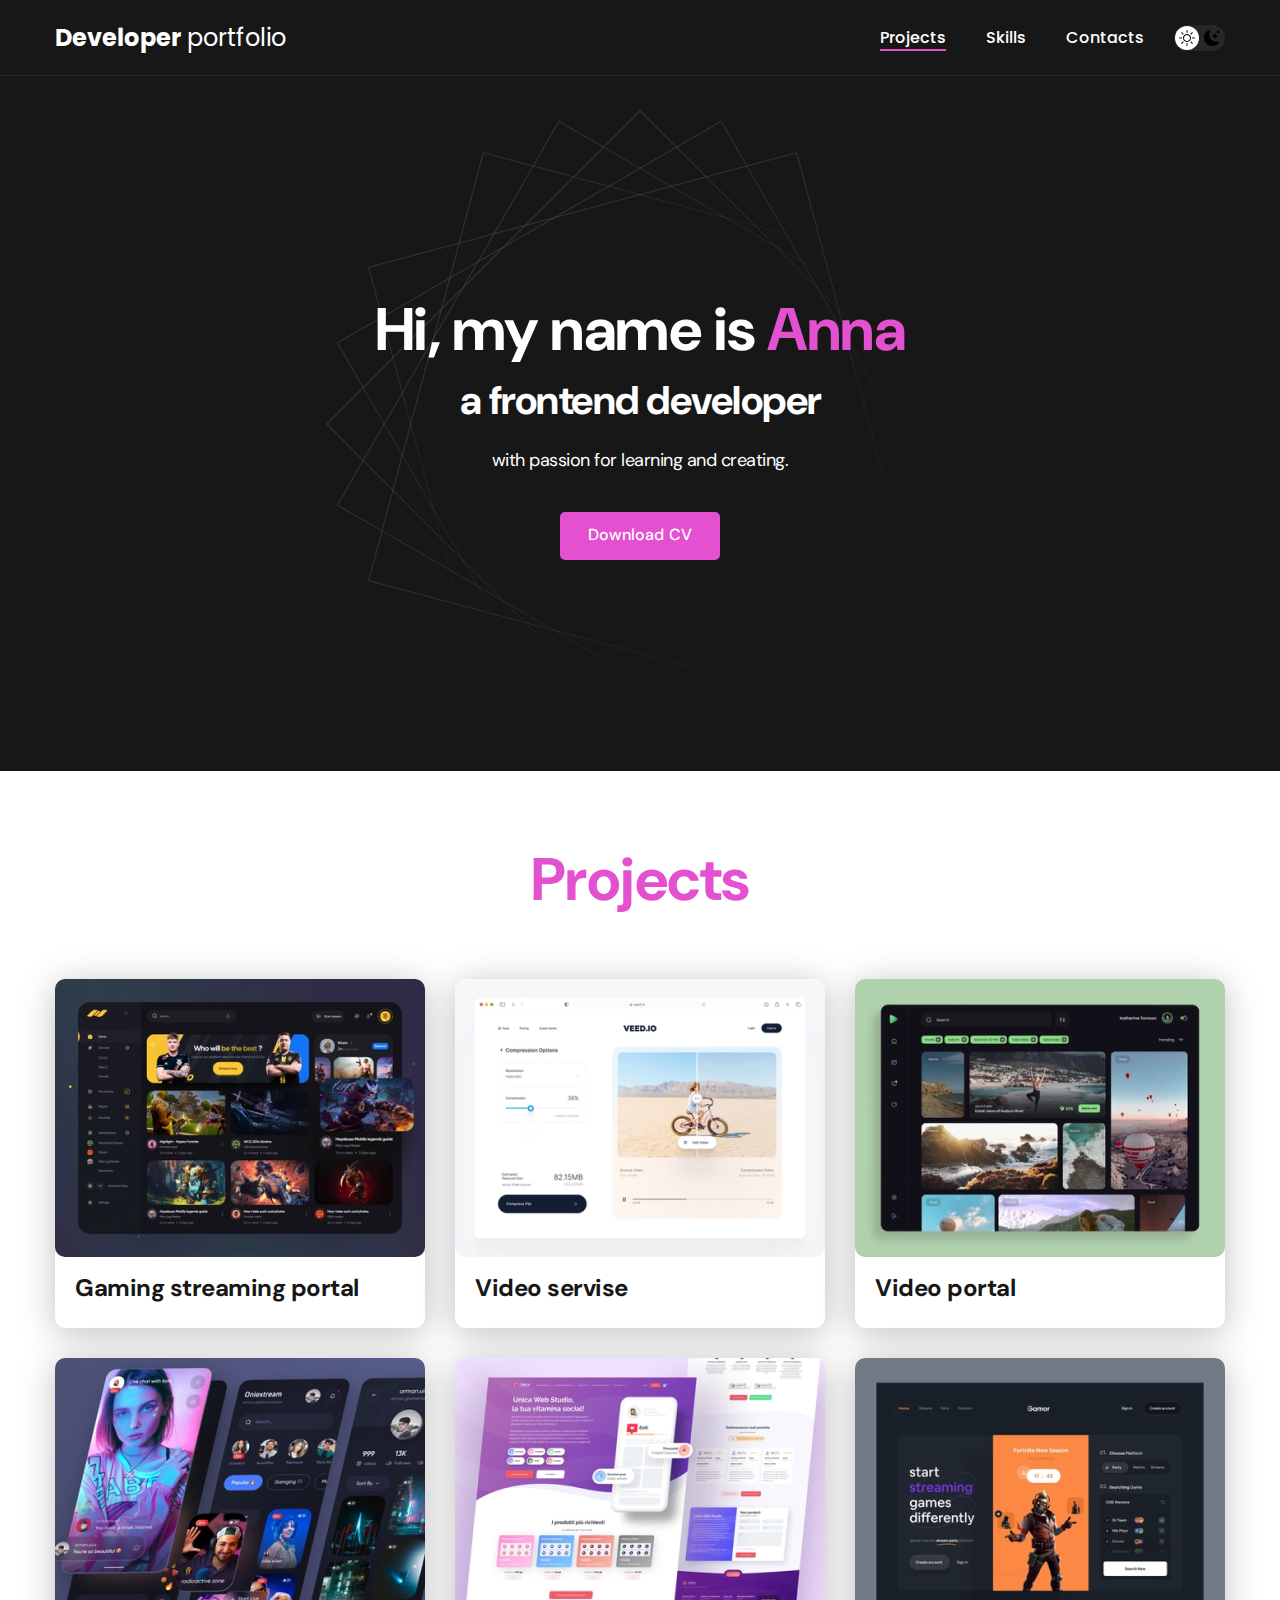
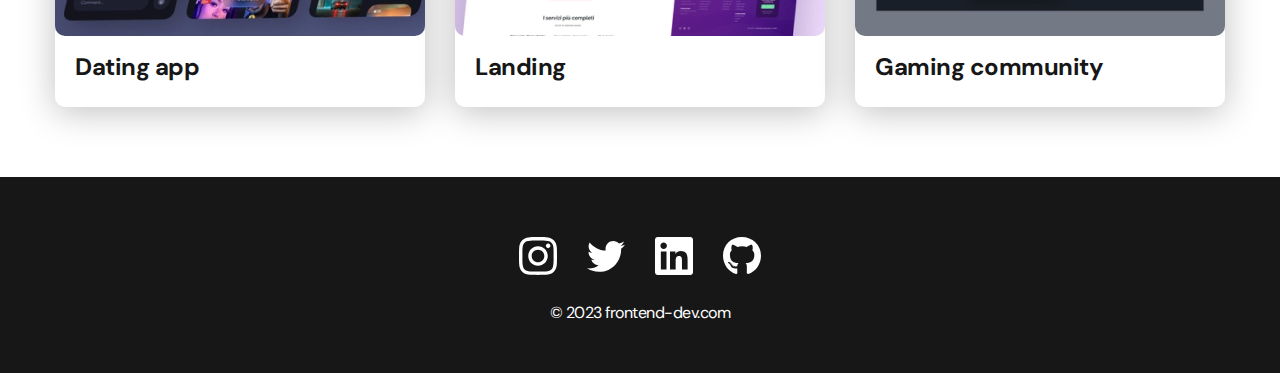
<file: index.html>
<!DOCTYPE html>
<html lang="en">
<head>
    <meta charset="UTF-8">
    <meta http-equiv="X-UA-Compatible" content="IE=edge">
    <meta name="viewport" content="width=device-width, initial-scale=1.0">
    <title>Freelancer portfolio</title>
    <link rel="stylesheet" href="./css/main.css">
</head>
<body>
    <nav class="nav">
        <div class="container">
            <div class="nav-row">
                <a href="./index.html" class="logo"><strong>Developer</strong> portfolio</a>
                <ul class="nav-list">
                    <li class="nav-list__item"><a href="./index.html" class="nav-list__link nav-list__link--active">Projects</a></li>
                    <li class="nav-list__item"><a href="./skills.html" class="nav-list__link">Skills</a></li>
                    <li class="nav-list__item"><a href="./contacts.html" class="nav-list__link">Contacts</a></li>
                </ul>

                <button class="dark-mode-btn">
                    <img src="./img/icons/Sun.svg" alt="" class="dark-mode-btn__icon">
                    <img src="./img/icons/Moon.svg" alt="" class="dark-mode-btn__icon">
                </button>

                </div>
            </div>
        </div>
        
    </nav>

    <header class="header">

        <div class="header__wrapper">
            <h1 class="header__title">
                <strong>Hi, my name is <em>Anna</em></strong><br>
                a frontend developer
            </h1>
            <div class="header__text">
                <p>with passion for learning and creating.</p>
            </div>
            <a href="#!" class="btn">Download CV</a>
        </div>
    </header>

    <main class="section">
        <div class="conteiner">
            <h2 class="title-1">Projects</h2>
            <ul class="projects">
                <li class="project">
                    <img src="./img/projects/01.jpg" alt="Project img" class="project__img">
                     <h3 class="project__title">Gaming streaming portal</h3>
                </li>
                <li class="project">
                    <a href="./project-page.html">
                        <img src="./img/projects/02.jpg" alt="Project img" class="project__img">
                        <h3 class="project__title">Video servise</h3>
                    </a>
                </li>
                <li class="project">
                    <img src="./img/projects/03.jpg" alt="Project img" class="project__img">
                    <h3 class="project__title">Video portal</h3>
                </li>
                <li class="project">
                    <img src="./img/projects/04.jpg" alt="Project img" class="project__img">
                    <h3 class="project__title">Dating app</h3>
                </li>
                <li class="project">
                    <img src="./img/projects/05.jpg" alt="Project img" class="project__img">
                    <h3 class="project__title">Landing</h3>
                </li>
                <li class="project">
                    <img src="./img/projects/06.jpg" alt="Project img" class="project__img">
                    <h3 class="project__title">Gaming community</h3>
                </li>
            </ul>
        </div>

    </main>
    <footer class="footer">
        <div class="conteiner">
            <div class="footer__wrapper">
                <ul class="social">
                    <li class="social__item"><a href="#!"><img src="./img/icons/inst.svg" alt="Link"></a></li>
                    <li class="social__item"><a href="#!"><img src="./img/icons/tw.svg" alt="Link"></a></li>
                    <li class="social__item"><a href="#!"><img src="./img/icons/gH.svg" alt="Link"></a></li>
                    <li class="social__item"><a href="#!"><img src="./img/icons/inLink.svg" alt="Link"></a></li>
                </ul>
                <div class="copyright">
                    <p>© 2023 frontend-dev.com</p>
                </div>
            </div>
        </div>

        <script src="./js/main.js"></script> 
</body>
</html>
</file>
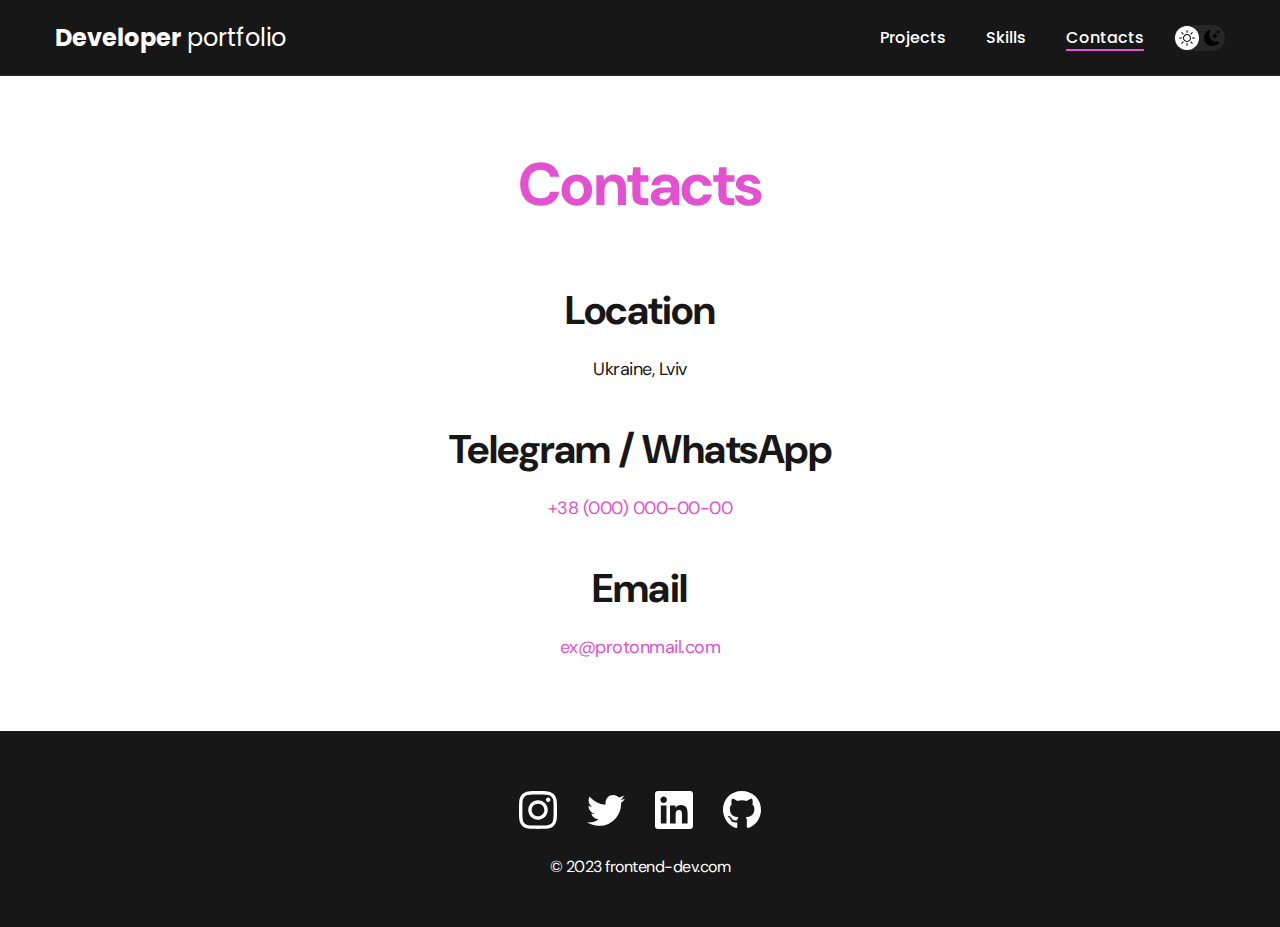
<file: contacts.html>
<!DOCTYPE html>
<html lang="en">
<head>
    <meta charset="UTF-8">
    <meta http-equiv="X-UA-Compatible" content="IE=edge">
    <meta name="viewport" content="width=device-width, initial-scale=1.0">
    <title>Freelancer portfolio</title>
    <link rel="stylesheet" href="./css/main.css">
</head>
<body>
    <nav class="nav">
        <div class="container">
            <div class="nav-row">
                <a href="./index.html" class="logo"><strong>Developer</strong> portfolio</a>
                <ul class="nav-list">
                    <li class="nav-list__item"><a href="./index.html" class="nav-list__link">Projects</a></li>
                    <li class="nav-list__item"><a href="./skills.html" class="nav-list__link">Skills</a></li>
                    <li class="nav-list__item"><a href="./contacts.html" class="nav-list__link nav-list__link--active">Contacts</a></li>
                </ul>

                <button class="dark-mode-btn">
                    <img src="./img/icons/Sun.svg" alt="" class="dark-mode-btn__icon">
                    <img src="./img/icons/Moon.svg" alt="" class="dark-mode-btn__icon">
                </button>

                </div>
            </div>
        </div>
        
    </nav>

    <main class="section">
        <div class="container">
            <h1 class="title-1">Contacts</h1>

            <ul class="content-list">
                <li class="content-list__item">
                    <h2 class="title-2">Location</h2>
                    <p>Ukraine, Lviv</p>
                </li>
                <li class="content-list__item">
                    <h2 class="title-2">Telegram / WhatsApp</h2>
                    <p><a href="tel:+79051234567">+38 (000) 000-00-00</a></p>
                </li>
                <li class="content-list__item">
                    <h2 class="title-2">Email</h2>
                    <p><a href="mailto:ex@protonmail.com">ex@protonmail.com</a></p>
                </li>
            </ul>

    </div>
        </div>
    </main>
    <footer class="footer">
        <div class="conteiner">
            <div class="footer__wrapper">
                <ul class="social">
                    <li class="social__item"><a href="#!"><img src="./img/icons/inst.svg" alt="Link"></a></li>
                    <li class="social__item"><a href="#!"><img src="./img/icons/tw.svg" alt="Link"></a></li>
                    <li class="social__item"><a href="#!"><img src="./img/icons/gH.svg" alt="Link"></a></li>
                    <li class="social__item"><a href="#!"><img src="./img/icons/inLink.svg" alt="Link"></a></li>
                </ul>
                <div class="copyright">
                    <p>© 2023 frontend-dev.com</p>
                </div>
            </div>
        </div>

        <script src="./js/main.js"></script> 

</body>
</html>
</file>
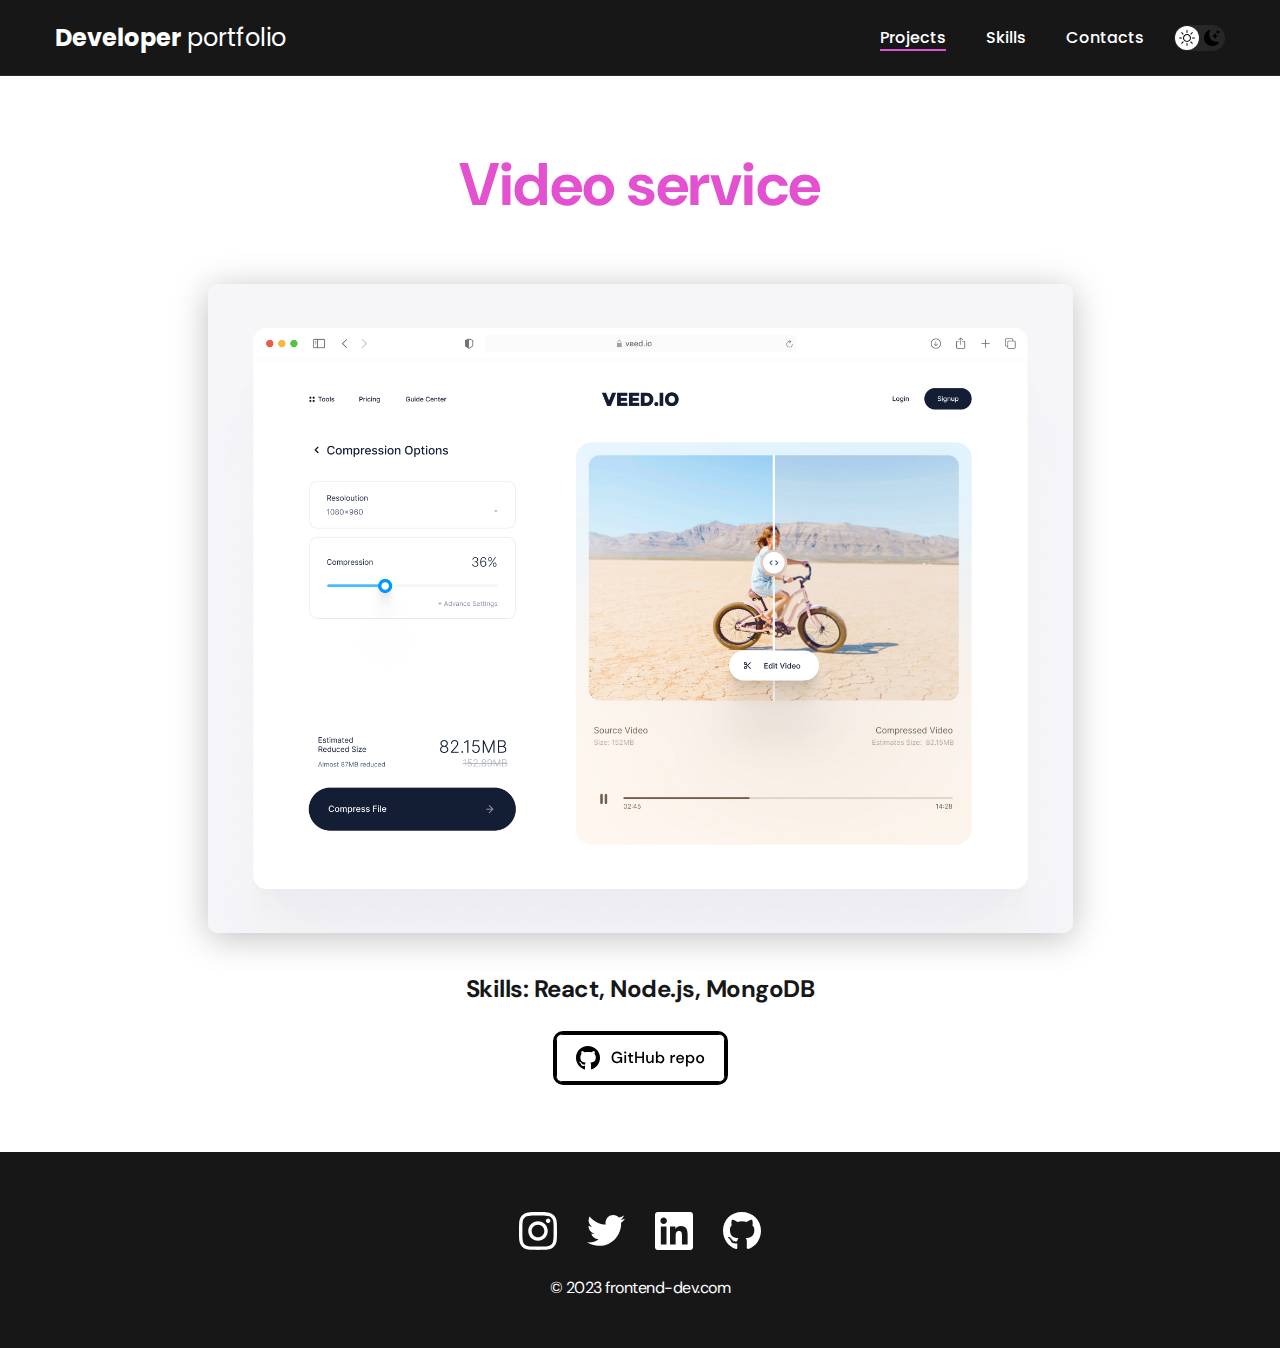
<file: project-page.html>
<!DOCTYPE html>
<html lang="en">
<head>
    <meta charset="UTF-8">
    <meta http-equiv="X-UA-Compatible" content="IE=edge">
    <meta name="viewport" content="width=device-width, initial-scale=1.0">
    <title>Freelancer portfolio</title>
    <link rel="stylesheet" href="./css/main.css">
</head>
<body>
    <nav class="nav">
        <div class="container">
            <div class="nav-row">
                <a href="./index.html" class="logo"><strong>Developer</strong> portfolio</a>
                <ul class="nav-list">
                    <li class="nav-list__item"><a href="./index.html" class="nav-list__link nav-list__link--active">Projects</a></li>
                    <li class="nav-list__item"><a href="./skills.html" class="nav-list__link">Skills</a></li>
                    <li class="nav-list__item"><a href="./contacts.html" class="nav-list__link">Contacts</a></li>
                </ul>

                <button class="dark-mode-btn">
                    <img src="./img/icons/Sun.svg" alt="" class="dark-mode-btn__icon">
                    <img src="./img/icons/Moon.svg" alt="" class="dark-mode-btn__icon">
                </button>

                </div>
            </div>
        </div>
        
    </nav>

    <main class="section">
        <div class="container">
            <div class="project__details">

                <h1 class="title-1">Video service</h1>

                <img src="./img/projects/02-big.jpg" alt="" class="project__details__cover">

                <div class="project__details__desc">
                    <p>Skills: React, Node.js, MongoDB</p>
                </div>

                <a href="#!" class="btn__outline">
                    <img src="./img/icons/Btn GitHub.svg.svg" alt="">
                </a>

            </div>
        </div>
    </main>
    <footer class="footer">
        <div class="conteiner">
            <div class="footer__wrapper">
                <ul class="social">
                    <li class="social__item"><a href="#!"><img src="./img/icons/inst.svg" alt="Link"></a></li>
                    <li class="social__item"><a href="#!"><img src="./img/icons/tw.svg" alt="Link"></a></li>
                    <li class="social__item"><a href="#!"><img src="./img/icons/gH.svg" alt="Link"></a></li>
                    <li class="social__item"><a href="#!"><img src="./img/icons/inLink.svg" alt="Link"></a></li>
                </ul>
                <div class="copyright">
                    <p>© 2023 frontend-dev.com</p>
                </div>
            </div>
        </div>

        <script src="./js/main.js"></script> 

</body>
</html>
</file>
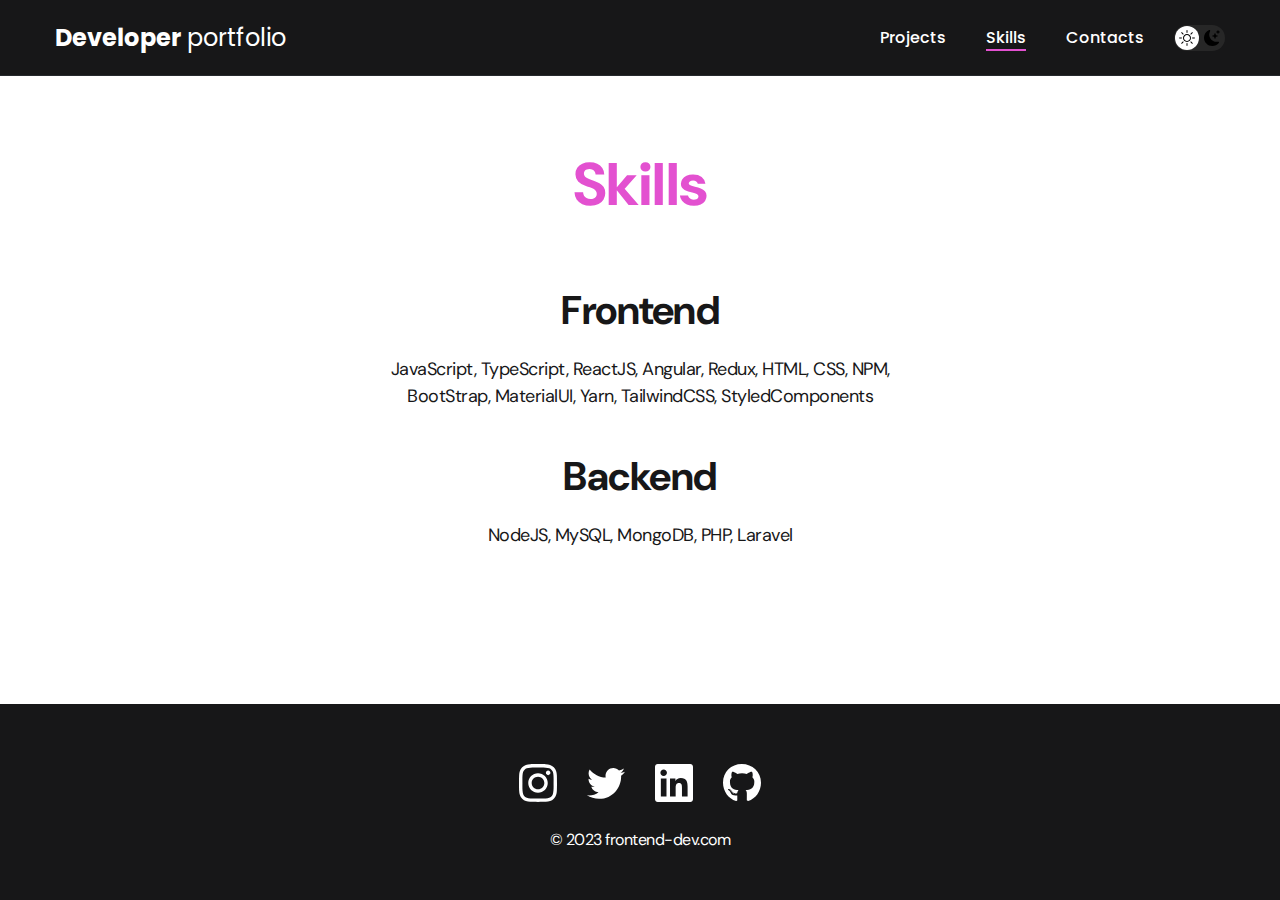
<file: skills.html>
<!DOCTYPE html>
<html lang="en">
<head>
    <meta charset="UTF-8">
    <meta http-equiv="X-UA-Compatible" content="IE=edge">
    <meta name="viewport" content="width=device-width, initial-scale=1.0">
    <title>Freelancer portfolio</title>
    <link rel="stylesheet" href="./css/main.css">
</head>
<body>
    <nav class="nav">
        <div class="container">
            <div class="nav-row">
                <a href="./index.html" class="logo"><strong>Developer</strong> portfolio</a>
                <ul class="nav-list">
                    <li class="nav-list__item"><a href="./index.html" class="nav-list__link">Projects</a></li>
                    <li class="nav-list__item"><a href="./skills.html" class="nav-list__link nav-list__link--active">Skills</a></li>
                    <li class="nav-list__item"><a href="./contacts.html" class="nav-list__link">Contacts</a></li>
                </ul>

                <button class="dark-mode-btn">
                    <img src="./img/icons/Sun.svg" alt="" class="dark-mode-btn__icon">
                    <img src="./img/icons/Moon.svg" alt="" class="dark-mode-btn__icon">
                </button>

                </div>
            </div>
        </div>
        
    </nav>

    <main class="section">
        <div class="container">
                <h1 class="title-1">Skills</h1>
                <ul class="content-list">
                    <li class="content-list__item">
                        <h2 class="title-2">Frontend</h2>
                        <p>JavaScript, TypeScript, ReactJS, Angular, Redux, HTML, CSS, NPM, BootStrap, MaterialUI, Yarn, TailwindCSS, StyledComponents</p>
                    </li>
                    <li class="content-list__item">
                        <h2 class="title-2">Backend</h2>
                        <p>NodeJS, MySQL, MongoDB, PHP, Laravel</p>
                    </li>
                </ul>
        
            </div>
        </div>
    </main>
    <footer class="footer">
        <div class="conteiner">
            <div class="footer__wrapper">
                <ul class="social">
                    <li class="social__item"><a href="#!"><img src="./img/icons/inst.svg" alt="Link"></a></li>
                    <li class="social__item"><a href="#!"><img src="./img/icons/tw.svg" alt="Link"></a></li>
                    <li class="social__item"><a href="#!"><img src="./img/icons/gH.svg" alt="Link"></a></li>
                    <li class="social__item"><a href="#!"><img src="./img/icons/inLink.svg" alt="Link"></a></li>
                </ul>
                <div class="copyright">
                    <p>© 2023 frontend-dev.com</p>
                </div>
            </div>
        </div>

        <script src="./js/main.js"></script> 

</body>
</html>
</file>
<file: css/main.css>
@import "./reset.css";
@import url('https://fonts.googleapis.com/css2?family=DM+Sans:wght@400;500;700&family=Poppins:wght@400;500;700&display=swap');

/*
font-family: 'DM Sans', sans-serif;
font-family: 'Poppins', sans-serif;
*/

/*{
    border: 1px solid red;
}*/

:root {
    --blackpure: #000;
    --black: #171718;
    --black-border: #26292D;
    --white: #fff;
    --purple: #e351d0;

    --text-color: var(--black);

    --dark-bg: var(--black);
    --dark-border: var(--black-border);
    --header-text: var(--white);
    --accent: var(--purple);

    /* Light mode */
    --page-bg: var(--white);
    --text-color: var(--black);

    --project-card-bg: var(--white);
    --project-card-text: var(--black);
    --box-shadow: 0px 5px 35px rgba(0, 0, 0, 0.25);
    --cover-box-shadow: 0px 5px 35px rgba(0, 0, 0, 0.25);

}

.dark {
    /* Dark mode */
    --page-bg: var(--black);
    --text-color: var(--white);

    --project-card-bg: var(--black-border);
    --project-card-text: var(--white);
    --box-shadow: 0px 5px 35px rgb(53, 52, 52);
    --cover-box-shadow: 0px 5px 35px rgb(102, 102, 102);
}

/* General */

html, body {
   font-family: 'DM Sans', sans-serif;
   letter-spacing: -0.5px;
   
   display: flex;
   flex-direction: column;
   min-height: 100vh;
   transition: .3s background-color, .3s color;

   /* Light mode */
   background-color: var(--page-bg);
   color: var(--text-color);
}



.container {
    margin: 0 auto;
    padding: 0 15px;
    max-width: 1200px;
}

.none {
    display: none !important;
}

.section {
    padding: 70px 0;
}

.title-1 {
    margin-bottom: 60px;
    font-size: 60px;
    font-weight: 700;
    line-height: 1.3;
    color: var(--accent);
    text-align: center;
}

.title-2 {
    margin-bottom: 20px;
    
    font-size: 40px;
    line-height: 1.3;
    font-weight: 700;
}

/* Nav */

.nav {
    padding: 20px 0;
    border-bottom: 1px solid var(--dark-border);
    background-color: var(--dark-bg);
    color: var(--header-text);
    letter-spacing: normal;
}

.nav-row {
    display: flex;
    justify-content: flex-end;
    align-items: center;
    column-gap: 30px;
    row-gap: 20px;
    flex-wrap: wrap;
}

.logo {
    margin-right: auto;
    color: var(--white);
    font-size: 24px;
    font-family: 'Poppins', sans-serif;
}

.logo strong {
    font-size: 700;
}

.nav-list {
    display: flex;
    align-items: center;
    flex-wrap: wrap;
    row-gap: 10px;
    column-gap: 40px;
    font-size: 16px;
    font-weight: 500;
    font-family: 'Poppins', sans-serif;
    margin-left: auto;
}

.nav-list__link {
    color: var(--white);
    transition: opacity 0.2s ease-in;
}

.nav-list__link:hover {
    opacity: 0.8;
}

.nav-list__link--active {
    position: relative;
}

.nav-list__link--active::before {
    content: "";

    position: absolute;
    left: 0;
    top: 100%;

    display: block;
    height: 2px;
    width: 100%;
    background-color: var(--purple);
}

/*Dark mode btn*/

.dark-mode-btn {
    order: 9;

    position: relative;
    display: flex;
    justify-content: space-between;
    width: 51px;
    height: 26px;
    padding: 5px;

    border-radius: 50px;
    background-color: #272727;
}

.dark-mode-btn::before {
    content: "";

    position: absolute;
    top: 1px;
    left: 1px;

    display: block;
    width: 24px;
    height: 24px;

    border-radius: 50%;
    background-color: var(--white);

    transition: left 0.2s ease-in;
}

.dark-mode-btn--active::before {
    left: 26px;
}

.dark-mode-btn__icon {
    position: relative;
    z-index: 9;
}

/* Header */

.header {
    padding: 40px 0;
    min-height: 695px;

    display: flex;
    justify-content: center;
    align-items: center;

    background-color: var(--dark-bg);
    background-image: url('./../img/header-bg.png.png');
    background-repeat: no-repeat;
    background-size: auto;
    background-position: center center;

    color: var(--header-text);

    text-align: center;
}

.header__wrapper {
    padding: 0 15px;
    max-width: 660px;
}

.header__title {
    margin-bottom: 20px;
    font-size: 40px;
    font-weight: 700;
    line-height: 1.4;
}

.header__title strong {
    font-size: 60px;
    font-weight: 700;
}

.header__title em {
    font-style: normal;
    color: var(--accent);
}

.header__text {
    margin-bottom: 40px;
    font-size: 18px;
    list-style: 1.333;

}

.header__text p + p {
    margin-top: 1em;
}

/* Btm */

.btn {
    display: inline-block;
    height: 48px;
    padding: 12px 28px;

    border-radius: 5px;
    background-color: var(--accent);
    color: var(--white);    
    letter-spacing: 0.15px;
    font-size: 16px;
    font-weight: 500;

    transition: opacity 0.2s ease-in;
}

.btn:hover {
    opacity: 0.8;
}

.btn:active {
    position: relative;
    top: 1px;
}

/* Btn outline */

.btn__outline { 
    display: flex;
    column-gap: 10px;
    align-items: center;
    
    height: 48px;  
    padding: 12px 40px;
    border-radius: 10px;

    border: 1px solid --blackpure;
    color: var(--blackpure);

    transition: opacity 0.2s ease-in
}

.btn__outline:hover {
    opacity: 0.8;
}

.btn__outline:active {
    position: relative;
    top: 1px;
}


/* Projects */

.projects {
    display: flex;
    justify-content: center;
    flex-wrap: wrap;
    column-gap: 30px;
    row-gap: 30px;
}

.project {
    max-width: 370px;
    background-color: var(--project-card-bg);
    box-shadow: var(--box-shadow);
    border-radius: 10px;
}

.project__img {
    border-radius: 10px;
}

.project__title {
    padding: 15px 20px 25px; /* 15px - сверху; 20px - слева/справа; 25px -снизу */
    font-weight: 700;
    font-size: 24px;
    line-height: 1.3;
    color: var(--project-card-text);
}

/* Project details */

.project__details {
    margin: 0 auto;
    max-width: 865px;

    display: flex;
    flex-direction: column;
    align-items: center;
    text-align: center;
}

.project__details .btn__outline img {
    border-radius: 10px;
    background-color: var(--white);
    border: 3px solid var(--blackpure);

}

.project__details__cover {
    max-width: 100%;
    margin-bottom: 40px;
    box-shadow: var(--cover-box-shadow);
    border-radius: 10px;

}

.project__details__desc {
    margin-bottom: 30px;

    font-size: 24px;
    font-weight: 700;
    line-height: 1.3;
}

/* Content list */

.content-list {
    margin: 0 auto;
    max-width: 570px;
    display: flex;
    flex-direction: column;
    align-items: center;
    row-gap: 40px;
    text-align: center;
}

.content-list a {
    color: var(--accent);
}

.content-list__item {
    font-size: 18px;
    line-height: 1.5;
}

.content-list__item p + p {
    margin-top: 0.5em;
}

/* Footer */

.footer {
    margin-top: auto;
    padding: 60px 0 50px; 
    background-color: var(--dark-bg);
    color: var(--header-text);
}

.footer__wrapper {
    display: flex;
    flex-direction: column;
    align-items: center;
    row-gap: 27px;
}

.social {
    display: flex;
    column-gap: 30px;
    align-items: center;
}

.copyright {
    font-size: 16px;
}

.copyright p + p {
    margin-top: 0.5em;
}

@media (max-widht: 620px) {

    /* Header */
    .header {
        min-height: unset;
    }

    .header__title {
        font-size: 30px;
    }

    .header__title strong {
        font-size: 40px;
    }

    /* Nav */

    .nav-row {
        justify-content: space-between;
    }

    .dark-mode-btn {
        order: 0;
    }

    /* General */

    .section {
        padding: 40px 0;
    }

    .title-1 {
        margin-bottom: 30px;
        font-size: 40px;
    }
    
    .title-2 {
        margin-bottom: 10px;
        font-size: 30px;
    }

    /* Project */

    .project__title {
        font-size: 22px;
    }

    /* Project page */

    .project__details {
        margin-bottom: 20px;
        font-size: 22px;
    }

    /* Content list */

    .content-list {
        row-gap: 20px;
    }

    .content-list__item {
        font-size: 16px;
    }

    /* Footer */

    .footer {
        padding: 40px 0 30px;
    }

    .footer__wrapper {
        row-gap: 20px;
    }

    /*Social*/

    .social {
        column-gap: 20px;
    }

    .social__item {
        width: 28px;
    }

}
</file>
